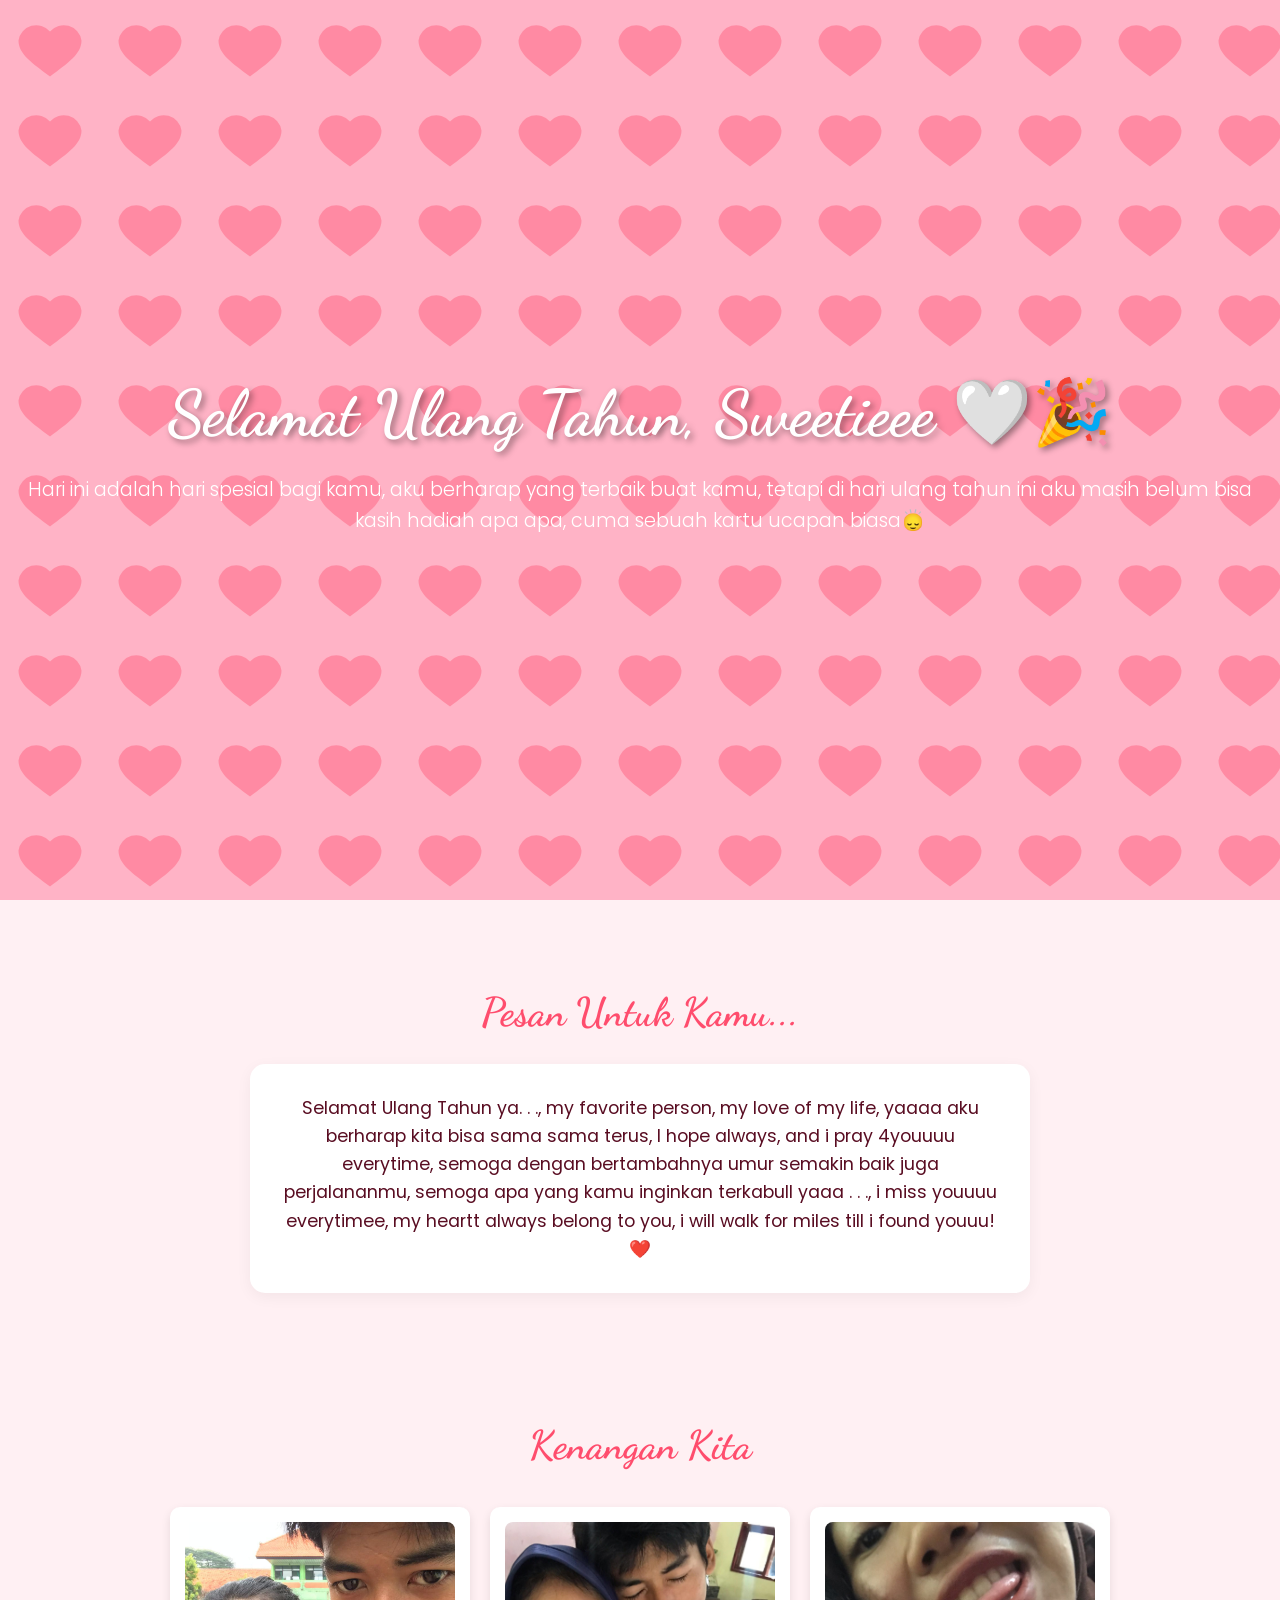
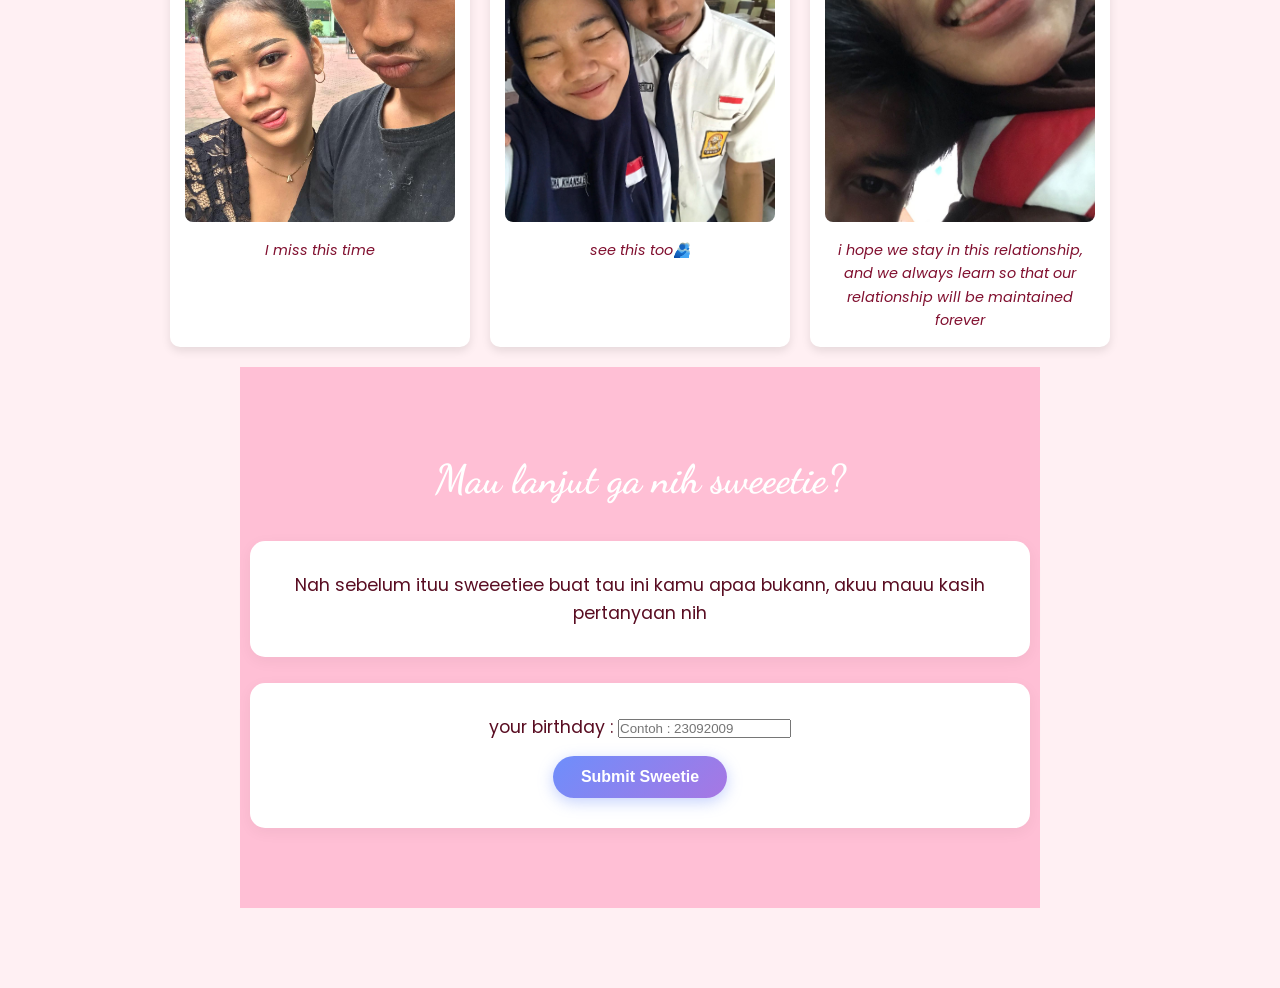
<file: index.html>
<!DOCTYPE html>
<html lang="id">
<head>
    <meta charset="UTF-8">
    <meta name="viewport" content="width=device-width, initial-scale=1.0">
    <title>Happy Birthday Sweetiee ! ,tapii teman ya?</title>
    <link rel="stylesheet" href="style.css">
    <link href="https://fonts.googleapis.com/css2?family=Dancing+Script:wght@700&family=Poppins:wght@300;400;600&display=swap" rel="stylesheet">
</head>
<body>

    <header class="hero">
        <div class="hero-content">
            <h1>Selamat Ulang Tahun, Sweetieee 🤍🎉</h1>
            <p>Hari ini adalah hari spesial bagi kamu, aku berharap yang terbaik buat kamu, tetapi di hari ulang tahun ini aku masih belum bisa kasih hadiah apa apa, cuma sebuah kartu ucapan biasa🙂‍↕️</p>
        </div>
    </header>

    <section class="message-section">
        <h2>Pesan Untuk Kamu...</h2>
        <p>
           Selamat Ulang Tahun ya. . ., my favorite person, my love of my life, yaaaa aku berharap kita bisa sama sama terus, I hope always, and i pray 4youuuu everytime, semoga dengan bertambahnya umur semakin baik juga perjalananmu, semoga apa yang kamu inginkan terkabull yaaa . . ., i miss youuuu everytimee, my heartt always belong to you, i will walk for miles till i found youuu! ❤️
        </p>
    </section>

    <section class="gallery-section">
        <h2>Kenangan Kita</h2>
        <div class="gallery-grid">
            <div class="photo-card">
                <img src="foto1.jpg" alt="Foto Kenangan 1">
                <p>I miss this time</p>
            </div>
            <div class="photo-card">
                <img src="foto2.jpg" alt="Foto Kenangan 2">
                <p>see this too🫂</p>
             </div>  
             <div class="photo-card">
                <img src="foto3.jpg" alt="foto kenangan 3">
                <p>i hope we stay in this relationship, and we always learn so that our relationship will be maintained forever</p>
                 
             </div>
     <section         
      style="background-color : #ffbfd5" class="message-section">
         <h2 style="color : white">Mau lanjut ga nih sweeetie?</h2>
         <p>Nah sebelum ituu sweeetiee buat tau ini kamu apaa bukann, akuu mauu kasih pertanyaan nih</p>
         <br>
         <p>your birthday :
         <input type="password" id="tanggal" placeholder="Contoh : 23092009">
         <br>
         <button onclick="Check()" class="btn-modern">Submit Sweetie</button>
         </p>
         
         
     </section>
     
<script>
    function Check(){
    let password = document.getElementById("tanggal").value;
    if (password == 31032010)
             {
              window.location.href = "index2.html";
              }
              else
              {
              alert("Ya Tanggal Lahir Sendiri Lupa, Sini Cium Dulu Biar Ingat");
              }
          }
</script>
</file>
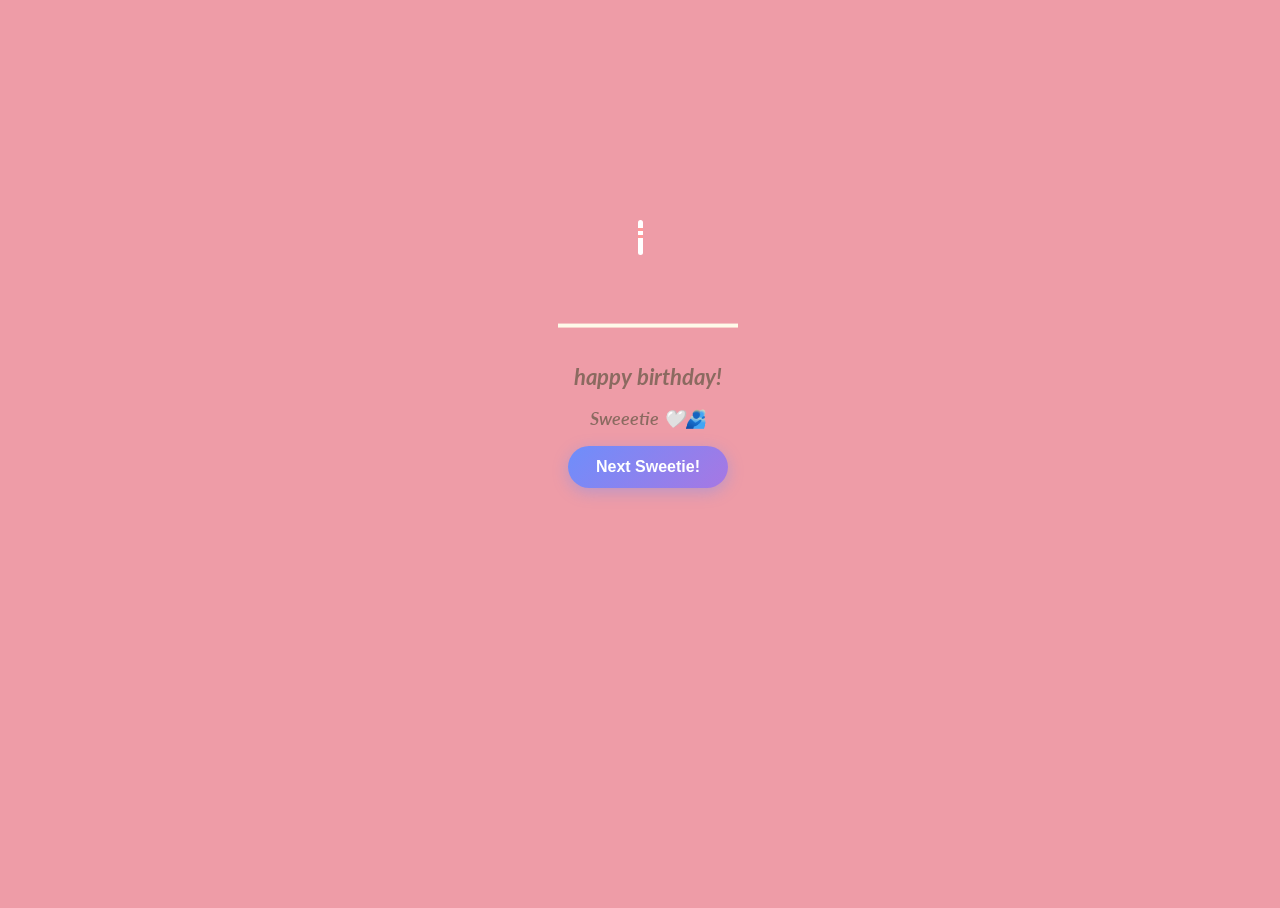
<file: Cake.html>
<!DOCTYPE html>
<html lang="en">
  <head>
    <meta charset="UTF-8">
    <meta name="viewport" content="width=device-width, initial-scale=1.0">
    <title>Document</title>
    <style>
      @import url(https://fonts.googleapis.com/css?family=Lato:300italic);

      html,
      body {
        width: 100%;
        height: 100%;
        scrollbar-width: none;
        overflow: hidden;
      }

      body {
        background: #ee9ca7;
      }

      .name{
        font-size: 1.1rem;
        font-weight: 600;
      }

      #cake {
        display: block;
        position: relative;
        margin: -10em auto 0 auto;
      }

      /* ============================================== Candle
      */

      .cake {
        background: #ffffff;
        border-radius: 10px;
        position: absolute;
        top: 228px;
        left: 50%;
        margin-left: -2.4px;
        margin-top: -8.33333333px;
        width: 5px;
        height: 35px;
        transform: translateY(-300px);
        backface-visibility: hidden;
        animation: in 500ms 6s ease-out forwards;
      }
      .cake:after,
      .cake:before {
        background: rgba(255, 0, 0, 0.4);
        content: "";
        position: absolute;
        width: 100%;
        height: 2.22222222px;
      }
      .cake:after {
        top: 25%;
        left: 0;
      }
      .cake:before {
        top: 45%;
        left: 0;
      }

      /* ============================================== Fire
      */

      .fuego {
        border-radius: 100%;
        position: absolute;
        top: -20px;
        left: 50%;
        margin-left: -2.6px;
        width: 6.66666667px;
        height: 18px;
      }
      .fuego:nth-child(1) {
        animation: fuego 2s 6.5s infinite;
      }
      .fuego:nth-child(2) {
        animation: fuego 1.5s 6.5s infinite;
      }
      .fuego:nth-child(3) {
        animation: fuego 1s 6.5s infinite;
      }
      .fuego:nth-child(4) {
        animation: fuego 0.5s 6.5s infinite;
      }
      .fuego:nth-child(5) {
        animation: fuego 0.2s 6.5s infinite;
      }

      /* ============================================== Animation Fire
      */

      @keyframes fuego {
        0%, 100% {
          background: rgba(254, 248, 97, 0.5);
          box-shadow: 0 0 40px 10px rgba(248, 233, 209, 0.2);
          transform: translateY(0) scale(1);
        }
        50% {
          background: rgba(255, 50, 0, 0.1);
          box-shadow: 0 0 40px 20px rgba(248, 233, 209, 0.2);
          transform: translateY(-20px) scale(0);
        }
      }

      @keyframes in {
        to {
          transform: translateY(0);
        }
      }

      .text {
        color: #8b6a60;
        font-family: 'Lato', sans-serif;
        font-weight: 300;
        font-style:italic;
        text-align: center;
        h1 {
          font-size: 1.4em;
        }
      }
    </style>
  </head>
  <body>
      <div class="cake">
        <div class="fuego"></div>
        <div class="fuego"></div>
        <div class="fuego"></div>
        <div class="fuego"></div>
        <div class="fuego"></div>
      </div>
      <svg id="cake" version="1.1" x="0px" y="0px" width="200px" height="500px" viewBox="0 0 200 500" enable-background="new 0 0 200 500" xml:space="preserve">
        <path fill="#a88679" d="M173.667-13.94c-49.298,0-102.782,0-147.334,0c-3.999,0-4-16.002,0-16.002
        c44.697,0,96.586,0,147.334,0C177.667-29.942,177.668-13.94,173.667-13.94z">
            <animate id="bizcocho_3" attributeName="d" calcMode="spline" keySplines="0 0 1 1; 0 0 1 1" begin="relleno_2.end" dur="0.3s" fill="freeze" values="
                              M173.667-13.94c-49.298,0-102.782,0-147.334,0c-3.999,0-4-16.002,0-16.002
        c44.697,0,96.586,0,147.334,0C177.667-29.942,177.668-13.94,173.667-13.94z
                              ;
                              M173.667,411.567c-47.995,12.408-102.955,12.561-147.334,0
        c-3.848-1.089-0.189-16.089,3.661-15.002c44.836,12.66,90.519,12.753,139.427,0.07
        C173.293,395.631,177.541,410.566,173.667,411.567z
                              ;
                              M173.667,427.569c-49.795,0-101.101,0-147.334,0c-3.999,0-4-16.002,0-16.002
        c46.385,0,97.539,0,147.334,0C177.668,411.567,177.667,427.569,173.667,427.569z
                              " />
        </path>
        <path fill="#8b6a60" d="M100-178.521c1.858,0,3.364,1.506,3.364,3.363c0,0,0,33.17,0,44.227
        c0,19.144,0,57.431,0,76.574c0,10.152,0,40.607,0,40.607c0,1.858-1.506,3.364-3.364,3.364l0,0c-1.858,0-3.364-1.506-3.364-3.364c0,0,0-30.455,0-40.607c0-19.144,0-57.432,0-76.575c0-11.057,0-44.226,0-44.226C96.636-177.015,98.142-178.521,100-178.521
        L100-178.521z">
            <animate id="relleno_2" attributeName="d" calcMode="spline" keySplines="0 0 1 1; 0 0 1 1; 0 0 0.58 1" begin="bizcocho_2.end" dur="0.5s" fill="freeze" values="
                              M100-178.521c1.858,0,3.364,1.506,3.364,3.363c0,0,0,33.17,0,44.227
        c0,19.144,0,57.431,0,76.574c0,10.152,0,40.607,0,40.607c0,1.858-1.506,3.364-3.364,3.364l0,0c-1.858,0-3.364-1.506-3.364-3.364c0,0,0-30.455,0-40.607c0-19.144,0-57.432,0-76.575c0-11.057,0-44.226,0-44.226C96.636-177.015,98.142-178.521,100-178.521
        L100-178.521z
                              ;
                              M100,267.257c1.858,0,3.364,1.506,3.364,3.363c0,0,0,33.17,0,44.227
        c0,19.143,0,57.43,0,76.574c0,10.151,0,40.606,0,40.606c0,1.858-1.506,3.364-3.364,3.364l0,0c-1.858,0-3.364-1.506-3.364-3.364
        c0,0,0-30.455,0-40.606c0-19.145,0-57.432,0-76.576c0-11.057,0-44.225,0-44.225C96.636,268.763,98.142,267.257,100,267.257
        L100,267.257z
                              ;
                              M93.928,405.433c-0.655,6.444-0.102,9.067,2.957,11.798c0,0,8.083,5.571,16.828,3.503
        c18.629-4.406,43.813,6.194,50.792,7.791c14.75,3.375,9.162,6.867,9.162,6.867c-2.412,2.258-58.328,0-73.667,0l0,0
        c-1.858,0-69.995,2.133-73.667,0c0,0-3.337-2.439,6.172-5.992c11.375-4.25,52.875,8.822,47.139-9.442
        c-6.333-20.167,5.226-21.514,5.226-21.514c3.435-0.915,12.78-6.663,10.923-0.546L93.928,405.433z
                              ;
                              M102.242,427.569c5.348,0,14.079,0,17.462,0c0,0,17.026,0,27.504,0
        c19.143,0,20.39-3.797,26.459,0c3,1.877,0,7.823,0,7.823c-2.412,2.258-58.328,0-73.667,0l0,0c-1.858,0-67.187,0-73.667,0
        c0,0-4.125-4.983,0-7.823c5.201-3.58,16.085,0,23.725,0c8.841,0,20.762,0,20.762,0c3.686,0,8.597,0,19.511,0H102.242z
                              " />
        </path>
        <path fill="#a88679" d="M173.667-15.929c-46.512,0-105.486,0-147.334,0c-3.999,0-4-16.002,0-16.002
        c43.566,0,97.96,0,147.334,0C177.667-31.931,177.666-15.929,173.667-15.929z">
            <animate id="bizcocho_2" attributeName="d" calcMode="spline" keySplines="0 0 1 1; 0 0 1 1; 0.25 0 0.58 1" begin="relleno_1.end" dur="0.5s" fill="freeze" values="
                              M173.667-15.929c-46.512,0-105.486,0-147.334,0c-3.999,0-4-16.002,0-16.002
        c43.566,0,97.96,0,147.334,0C177.667-31.931,177.666-15.929,173.667-15.929z
                              ;
                              M173.434,445.393c-47.269,8.001-105.245,8.001-147.334,0c-3.929-0.747-0.692-16.543,3.243-15.824
        c43.828,8.001,92.165,8.001,140.739,0C174.029,428.918,177.377,444.726,173.434,445.393z
                              ;
                              M173.667,449.514c-47.576-5.454-102.799-5.744-147.333,0c-3.966,0.512-3.938-15.297,0-16.002
        c43.683-7.823,97.646-8.026,147.333,0C177.616,434.15,177.642,449.969,173.667,449.514z
                              ;
                              M173.667,451.394c-49.298,0-102.782,0-147.334,0c-3.999,0-4-16.002,0-16.002
        c44.697,0,96.586,0,147.334,0C177.667,435.392,177.668,451.394,173.667,451.394z
                              " />
        </path>
        <path fill="#8b6a60" d="M101.368-73.685c0,12.164,0,15.18,0,28.519c0,22.702,0-13.661,0,8.304c0,14.48,0,18.233,0,30.512
        c0,1.753-2.958,1.847-2.958,0c0-12.68,0-16.277,0-30.401c0-21.983,0,11.66,0-8.305c0-13.027,0-15.992,0-28.628
        C98.411-75.883,101.368-75.592,101.368-73.685z">
            <animate id="relleno_1" attributeName="d" calcMode="spline" keySplines="0 0 1 1; 0 0 1 1; 0 0 0.6 1" begin="bizcocho_1.end" dur="0.5s" fill="freeze" values="
                              M101.368-73.685c0,12.164,0,15.18,0,28.519c0,22.702,0-13.661,0,8.304c0,14.48,0,18.233,0,30.512
        c0,1.753-2.958,1.847-2.958,0c0-12.68,0-16.277,0-30.401c0-21.983,0,11.66,0-8.305c0-13.027,0-15.992,0-28.628
        C98.411-75.883,101.368-75.592,101.368-73.685z
                              ;
                              M101.368,350.885c0,12.164,0,65.18,0,78.518c0,22.703,0-33.66,0-11.695c0,14.48,0,28.232,0,40.512
        c0,1.753-2.958,1.847-2.958,0c0-12.68,0-26.277,0-40.402c0-21.982,0,31.66,0,11.695c0-13.027,0-65.992,0-78.627
        C98.411,348.686,101.368,348.977,101.368,350.885z
                              ;
                              M128.38,447.567c37.626,6.312,39.303,13.658,26.833,12.833c-22.653-1.499-13.636-0.831-23.302-0.831
        c-14.48,0-17.884,0-30.163,0c-2.087,0-2.068,0-3.915,0c-13.333,0-8.963,0-23.088,0c-11.668,0-14.062,5.995-27.532,1.164
        c-12.629-4.529,38.667-3.167,46.833-17.333C100.077,432.94,105.546,443.736,128.38,447.567z
                              ;
                              M173.667,451.394c2.875,0,2.997,9.257,0,9.131c-22.662-0.956-32.09-0.956-41.756-0.956
        c-14.48,0-17.884,0-30.163,0c-2.087,0-2.068,0-3.915,0c-13.333,0-8.963,0-23.088,0c-11.668,0-34.99-0.294-48.412,1.831
        c-4.109,0.65-3.01-10.006,0-10.006C37.129,451.394,149.379,451.394,173.667,451.394z
                              " />
        </path>
        <path fill="#a88679" d="M173.667,21.571c-33.174,0-111.467,0-147.334,0c-4,0-4-16.002,0-16.002c39.836,0,105.982,0,147.334,0
        C177.668,5.569,177.667,21.571,173.667,21.571z">
            <animate id="bizcocho_1" attributeName="d" calcMode="spline" keySplines="0 0 1 1; 0 0 1 1; 0 0 1 1; 0.25 0 1 1; 0 0 1 1; 0.25 0 0.6 1" begin="2s" dur="0.8s" fill="freeze" values="
                              M173.667,21.571c-33.174,0-111.467,0-147.334,0c-4,0-4-16.002,0-16.002c39.836,0,105.982,0,147.334,0
        C177.668,5.569,177.667,21.571,173.667,21.571z
                              ;
                              M173.667,459.569c-33.197,16.002-110.782,16.002-147.334,0c-3.664-1.604,1.614-15.617,5.337-14.153
        c40.702,16.002,94.289,16.104,136.505,0.103C171.917,444.1,177.271,457.832,173.667,459.569z
                              ;
                              M171.817,475.571c-39.361-3.001-105.438-2.571-143.556,0c-3.991,0.27-7.377-14.736-3.387-15.014
        c41.553-2.888,104.421-3.121,150.51-0.233C179.378,460.574,175.806,475.875,171.817,475.571z
                              ;
                              M171.817,459.564c-38.8-12.188-104.504-13.762-143.556,0c-3.772,1.329-7.961-12.604-4.178-13.905
        c40.864-14.064,105.114-15.52,151.918-0.973C179.822,445.874,175.634,460.762,171.817,459.564z
                              ;
                              M173.667,475.571c-46.376-5.005-105.924-4.003-147.334,0c-3.981,0.385-3.479-15.421,0.479-16.002
        c43.087-6.327,97.705-7.083,146.855,0.438C177.621,460.613,177.644,476,173.667,475.571z
                              ;
                              M173.667,474.117c-46.376,1.866-105.638,2.01-147.334,0c-3.995-0.192-3.52-16.144,0.479-16.002
        c43.794,1.55,96.341,1.541,145.723,0C176.532,457.99,177.663,473.956,173.667,474.117z
                              ;
                              M173.667,475.571c-46.512,0-105.486,0-147.334,0c-3.999,0-4-16.002,0-16.002c43.566,0,97.96,0,147.334,0
        C177.667,459.569,177.666,475.571,173.667,475.571z
                              " />
        </path>
        <path fill="#fefae9" d="M104.812,113.216c0,3.119-2.164,5.67-4.812,5.67c-2.646,0-4.812-2.551-4.812-5.67c0-5.594,0-16.782,0-22.375
      c0-5.143,0-15.427,0-20.568c0-7.333,0-21.998,0-29.33c0-5.523,0-16.569,0-22.092c0-3.295,0-9.885,0-13.181
      C95.188,2.551,97.353,0,100,0c2.648,0,4.812,2.551,4.812,5.669c0,3.248,0,9.743,0,12.991c0,5.428,0,16.284,0,21.711
      c0,7.618,0,22.854,0,30.472c0,4.952,0,14.854,0,19.807C104.812,96.292,104.812,107.576,104.812,113.216z">
            <animate id="crema" attributeName="d" calcMode="spline" keySplines="0 0 1 1; 0 0 1 1; 0 0 1 1; 0.25 0 1 1; 0 0 1 1; 0 0 0.58 1" begin="bizcocho_3.end" dur="2s" fill="freeze" values="
                              M104.812,113.216c0,3.119-2.164,5.67-4.812,5.67c-2.646,0-4.812-2.551-4.812-5.67c0-5.594,0-16.782,0-22.375
      c0-5.143,0-15.427,0-20.568c0-7.333,0-21.998,0-29.33c0-5.523,0-16.569,0-22.092c0-3.295,0-9.885,0-13.181
      C95.188,2.551,97.353,0,100,0c2.648,0,4.812,2.551,4.812,5.669c0,3.248,0,9.743,0,12.991c0,5.428,0,16.284,0,21.711
      c0,7.618,0,22.854,0,30.472c0,4.952,0,14.854,0,19.807C104.812,96.292,104.812,107.576,104.812,113.216z
                              ;
                              M104.812,405.897c0,3.119-2.164,5.67-4.812,5.67c-2.646,0-4.812-2.551-4.812-5.67c0-5.594,0-16.782,0-22.376
      c0-5.143,0-15.426,0-20.568c0-7.332,0-21.997,0-29.33c0-5.522,0-16.568,0-22.092c0-3.295,0-9.885,0-13.181
      c0-3.118,2.165-5.669,4.812-5.669c2.648,0,4.812,2.551,4.812,5.669c0,3.247,0,9.743,0,12.991c0,5.428,0,16.283,0,21.711
      c0,7.618,0,22.854,0,30.473c0,4.951,0,14.854,0,19.807C104.812,388.972,104.812,400.256,104.812,405.897z
                              ;
                              M111.873,411.567c-3.119,0-9.226,0-11.874,0c-2.646,0-7.748,0-10.867,0c-7.086,0-12.698,0-18.292,0
      c-6.592,0-12.871,7.371-19.166,3.008c-10.043-6.961-7.776-10.169,2.991-17.745c12.61-8.873,27.713,1.994,25.919-7.531
      c-2.589-13.742,11.008-14.513,11.365-17.789c0.441-4.051,4.235-11.107,8.051-8.175c3.113,2.393,1.007,8.008,0,13.159
      c-1.871,9.569,8.058,2.113,9.494,14.155c2.592,21.732,21.184-0.675,29.309,7.976c5.216,5.553,18.413,5.552,15.426,12.942
      c-3.131,7.745-15.825-4.369-23.8,2.903C126.261,418.271,118.301,411.567,111.873,411.567z
                              ;
                              M111.873,411.567c-3.119,0-9.226,0-11.874,0c-2.646,0-9.734,4.069-12.853,4.069
      c-7.086,0-10.712-4.069-16.306-4.069c-6.592,0-12.12,6.013-19.166,3.008c-7.053-3.008-7.458,2.026-18.659,1.165
      c-6.832-0.525-7.522-3.034-7.533-6.265c-0.037-10.336,22.073-2.452,36.613-2.628c10.234-0.124,19.856-1.439,37.905-2.102
      c16.642-0.61,32.699,1.552,46.009,1.927c12.438,0.351,29.663-8.99,31.532,3.315c0.773,5.093-5.605,3.342-11.211,9.579
      c-5.093,5.667-7.59-4.605-12.965-3.832c-8.269,1.189-14.962-8.537-22.937-1.265C126.261,418.271,118.301,411.567,111.873,411.567z
                              ;
                              M110.946,413.652c-2.904-1.137-8.405-2.748-12.446-0.97c-6.099,2.685-7.273,10.358-13.253,8.242
      c-7.843-2.775-8.953-5.008-14.546-5.01c-24.653-0.011-4.849,26.507-18.264,26.507c-12.377,0,5.791-33.537-19.422-26.682
      c-7.703,2.095-9.806-0.942-9.817-4.173c-0.037-10.336,24.357-4.544,38.897-4.72c10.234-0.124,19.856-1.439,37.905-2.102
      c16.642-0.61,32.699,1.552,46.009,1.927c12.438,0.351,28.973-8.865,31.532,3.315c1.449,6.896,0.318,15.624-3.874,15.624
      c-7.619,0-1.788-15.192-19.243-7.111c-7.581,3.51-15.963-9.738-26.669,1.066C120.644,426.744,118.381,416.561,110.946,413.652z
                              ;
                              M111.547,413.9c-2.969-0.956-8.775-0.949-13.167-0.5c-14.667,1.5-8.325,16.508-14.667,16.666
      c-6.667,0.166-0.167-13.5-13.013-14.151c-30.471-1.545-5.572,46.651-18.987,46.651c-12.377,0,10.333-50.166-18.667-44.5
      c-7.835,1.531-9.537-1.417-9.548-4.647c-0.037-10.336,23.675-5.177,38.215-5.353c10.234-0.124,20.618-1.671,38.667-2.333
      c16.642-0.61,32.023,1.458,45.333,1.833c12.438,0.351,33.819-8.431,33.199,4.001c-0.532,10.666,0.414,26.166-5.245,25.833
      c-7.606-0.447-2.954-31.5-19.243-18.899c-7.985,6.177-17.658-5.969-27.377,5.732C118.88,434.066,121.38,417.067,111.547,413.9z
                              ;
                              M111.547,415.233c-6.667-0.834-9.667,4.667-13.833,3.333c-19.649-6.291-8.158,22.176-14.5,22.334
      c-6.667,0.166,2.833-18-13.333-22.167c-29.544-7.615-9.667,43.833-20.167,43.833c-10.333,0,8.004-55.006-16.833-39
      c-7.5,4.833-9.508-3.78-9.299-7.004c0.799-12.329,23.592-7.153,38.132-7.329c10.234-0.124,20.238-1.505,38.287-2.167
      c16.642-0.61,32.903,1.125,46.213,1.5c12.438,0.351,35.058-5.579,31.863,6.451c-5.532,20.833,1.25,28.216-4.409,27.883
      c-7.606-0.447-6.058-37.895-20.62-23.333c-10.167,10.166-15.972-0.747-25,12C119.547,443.568,121.798,416.515,111.547,415.233z
                              " />
        </path>
        <rect x="10" y="475.571" fill="#fefae9" width="180" height="4" />
      </svg>
      <div class="text">
      <h1>happy birthday!</h1>
      <p class="name">Sweeetie 🤍🫂</p>
      <button type="button" onclick="location.href='index.html'" class="btn-modern">
  Next Sweetie!
</button>

      </div>
  </body>
</html>
<style>
    /* Styling Dasar Tombol */
.btn-modern {
    display: inline-block;
    padding: 12px 28px;
    font-size: 16px;
    font-weight: 600;
    color: #ffffff;
    text-align: center;
    text-decoration: none; /* Penting jika pakai tag <a> */
    
    /* Warna Gradient Biru Modern */
    background: linear-gradient(135deg, #6e8efb, #a777e3);
    
    border-radius: 50px; /* Membuat ujung bulat sempurna */
    border: none;
    cursor: pointer;
    
    /* Efek Bayangan Lembut */
    box-shadow: 0 4px 15px rgba(110, 142, 251, 0.4);
    
    /* Animasi saat transisi */
    transition: all 0.3s ease;
}

/* Efek saat Kursor di Atas Tombol (Hover) */
.btn-modern:hover {
    transform: translateY(-3px); /* Tombol sedikit naik ke atas */
    box-shadow: 0 8px 20px rgba(110, 142, 251, 0.6);
    background: linear-gradient(135deg, #a777e3, #6e8efb); /* Tukar warna gradient */
}

/* Efek saat Tombol Diklik (Active) */
.btn-modern:active {
    transform: translateY(1px); /* Sedikit menekan ke bawah saat diklik */
}

</style>
</file>
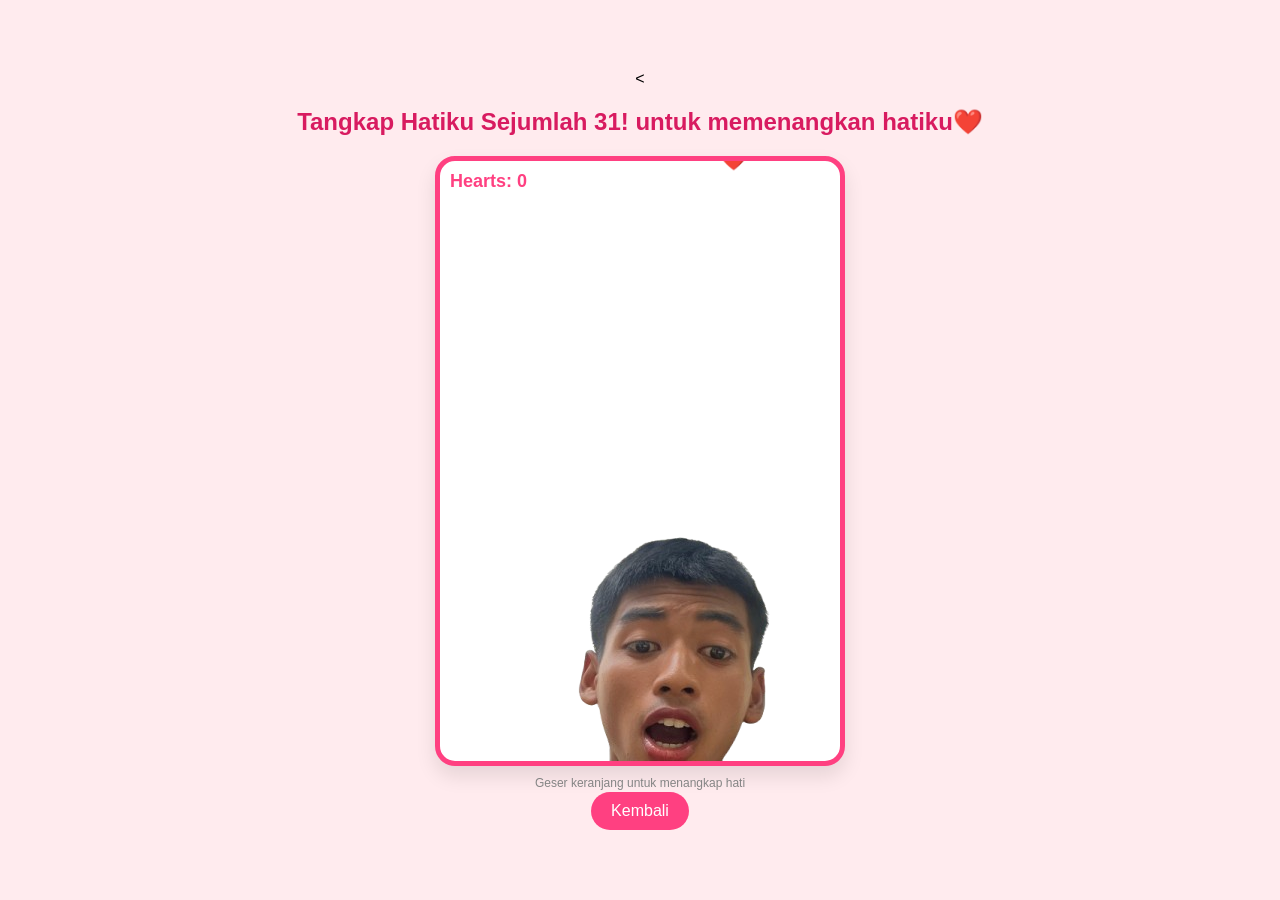
<file: game.html>
<<!DOCTYPE html>
<html lang="id">
<head>
    <meta charset="UTF-8">
    <meta name="viewport" content="width=device-width, initial-scale=1.0">
    <title>Catch My Love Game</title>
    <style>
        body {
            margin: 0;
            overflow: hidden;
            font-family: 'Segoe UI', Tahoma, Geneva, Verdana, sans-serif;
            background: #ffebee;
            display: flex;
            flex-direction: column;
            align-items: center;
            justify-content: center;
            height: 100vh;
        }

        #game-container {
            position: relative;
            width: 100%;
            max-width: 400px;
            height: 600px;
            background: white;
            border: 5px solid #ff4081;
            border-radius: 20px;
            overflow: hidden;
            box-shadow: 0 10px 20px rgba(0,0,0,0.1);
        }

        #basket {
            position: absolute;
            bottom: 10px;
            left: 50%;
            width: 60px;
            height: 10px;
            background: #ff4081;
            border-radius: 0 0 20px 20px;
            transform: translateX(-50%);
            display: flex;
            justify-content: center;
            align-items: center;
            font-size: 24px;
            cursor: pointer;
            touch-action: none;
        }

        .heart {
            position: absolute;
            font-size: 25px;
            user-select: none;
        }

        #score {
            position: absolute;
            top: 10px;
            left: 10px;
            font-size: 18px;
            color: #ff4081;
            font-weight: bold;
        }

        #message-overlay {
            display: none;
            position: absolute;
            top: 0;
            left: 0;
            width: 100%;
            height: 100%;
            background: rgba(255, 255, 255, 0.9);
            flex-direction: column;
            align-items: center;
            justify-content: center;
            text-align: center;
            padding: 20px;
            box-sizing: border-box;
            z-index: 10;
        }

        button {
            padding: 10px 20px;
            background: #ff4081;
            color: white;
            border: none;
            border-radius: 20px;
            cursor: pointer;
            font-size: 16px;
            margin-top: 20px;
        }
        .back{
            margin-top: -10px;
        }
    </style>
</head>
<body>
    <audio id="win-sound" src="musik.mp3" preload="auto"></audio>
    

    <h2 style="color: #d81b60;">Tangkap Hatiku Sejumlah 31! untuk memenangkan hatiku❤️</h2>
    
    <div id="game-container">
        <div id="score">Hearts: 0</div>
        <div id="basket">
            <img src="basket.jpg" alt="O">
            
        </div>
        <div>
          
        </div>
        
        <div id="message-overlay">
            <h2 id="final-title">Hebat! ❤️</h2>
            <p id="final-message">Kamu berhasil menangkap banyak cintaku hari ini!</p>
            <button onclick="resetGame()">Main Lagi</button>
            <button onclick="kembali()">Kembali</button>
        </div>
    </div>

    <p style="font-size: 12px; color: #888; margin-top: 10px;">Geser keranjang untuk menangkap hati</p>
<button type="button" onclick="location.href='index2.html'" class="back">Kembali</button>
    <script>
        const container = document.getElementById('game-container');
        const basket = document.getElementById('basket');
        const scoreElement = document.getElementById('score');
        const overlay = document.getElementById('message-overlay');
        
        let score = 0;
        let gameActive = true;
        let basketX = 50;

        // Kontrol Mouse/Touch
        container.addEventListener('mousemove', (e) => {
            if(!gameActive) return;
            let rect = container.getBoundingClientRect();
            let x = e.clientX - rect.left;
            moveBasket(x);
        });

        container.addEventListener('touchmove', (e) => {
            if(!gameActive) return;
            let rect = container.getBoundingClientRect();
            let x = e.touches[0].clientX - rect.left;
            moveBasket(x);
        });

        function moveBasket(x) {
            let containerWidth = container.offsetWidth;
            if (x > 30 && x < containerWidth - 30) {
                basket.style.left = x + 'px';
                basketX = (x / containerWidth) * 100;
            }
        }

        function createHeart() {
            if (!gameActive) return;

            const heart = document.createElement('div');
            heart.className = 'heart';
            heart.innerHTML = '❤️';
            heart.style.left = Math.random() * (container.offsetWidth - 30) + 'px';
            heart.style.top = '-50px';
            container.appendChild(heart);

            let top = -50;
            const fallInterval = setInterval(() => {
                if (!gameActive) {
                    clearInterval(fallInterval);
                    heart.remove();
                    return;
                }

                top += 4; // Kecepatan jatuh
                heart.style.top = top + 'px';

                // Cek Tabrakan
                if (top > 530 && top < 570) {
                    let heartLeft = parseInt(heart.style.left);
                    let basketLeft = basket.offsetLeft - 30;
                    if (heartLeft > basketLeft && heartLeft < basketLeft + 60) {
                        score++;
                        scoreElement.innerText = `Hearts: ${score}`;
                        heart.remove();
                        clearInterval(fallInterval);
                        
                        if(score === 31) {
                            endGame();
                        }
                    }
                }

                // Jika jatuh ke bawah
                if (top > 600) {
                    heart.remove();
                    
                    if (heart == basket) 
                    heart.remove();
                                                         
                    
                    clearInterval(fallInterval);
                }
            }, 20);
        }

        function endGame() {
            gameActive = false;
            overlay.style.display = 'flex';
            document.getElementById('final-title').innerText = "Target Tercapai! ❤️";
            document.getElementById('final-message').innerText = `Kamu menangkap ${score} hatiku. Tapi sebenarnya, seluruh hatiku sudah jadi milikmu!`;
        }

        function resetGame() {
            score = 0;
            scoreElement.innerText = "Hearts: 0";
            gameActive = true;
            overlay.style.display = 'none';
        }

        // Jalankan game
        setInterval(createHeart, 800);
        const winSound = document.getElementById('win-sound'); // Tambahkan variabel ini di atas

function endGame() {
    gameActive = false;
    overlay.style.display = 'flex';
    document.getElementById('final-title').innerText = "Target Tercapai! ❤️";
    document.getElementById('final-message').innerText = `Kamu menangkap ${score} hatiku. Tapi sebenarnya, seluruh hatiku sudah jadi milikmu sweeetie :3 !`;
    
    // MAINKAN MUSIK DI SINI
    winSound.play().catch(error => {
        console.log("Autoplay diblokir oleh browser, butuh interaksi user.");
    });
}

function resetGame() {
    score = 0;
    scoreElement.innerText = "Hearts: 0";
    gameActive = true;
    overlay.style.display = 'none';
    
    // MATIKAN MUSIK SAAT RESET
    winSound.pause();
    winSound.currentTime = 0; // Mengulang musik dari awal untuk sesi berikutnya
}
function kembali(){
    window.location.href = "index2.html";
}

    </script>
</body>
</html>
</file>
<file: style.css>
/* Pengaturan Dasar */
* {
    margin: 0;
    padding: 0;
    box-sizing: border-box;
}

body {
    font-family: 'Poppins', sans-serif;
    background-color: #fff0f3; /* Warna pink sangat muda */
    color: #333;
    line-height: 1.6;
}

/* Header / Bagian Atas */
.hero {
    height: 100vh;
    display: flex;
    justify-content: center;
    align-items: center;
    text-align: center;
    /* Latar belakang dengan pola Pop It Hati */
    background-color: #ffb3c6; /* Warna dasar */
    background-image: url('data:image/svg+xml;utf8,<svg xmlns="http://www.w3.org/2000/svg" width="100" height="100" viewBox="0 0 100 100"><path d="M50 85c-20-15-35-25-35-40a20 20 0 0 1 35-10 20 20 0 0 1 35 10c0 15-15 25-35 40z" fill="%23ff4d6d" opacity="0.4"/></svg>');
    background-size: 100px 90px; /* Ukuran pola */
    background-repeat: repeat; /* Mengulang pola */
    color: white;
    padding: 0 20px;
}

.hero h1 {
    font-family: 'Dancing Script', cursive;
    font-size: 4rem;
    margin-bottom: 10px;
    /* Memberikan bayangan teks yang lebih kuat */
    text-shadow: 3px 3px 6px rgba(0,0,0,0.4);
}

.hero p {
    font-size: 1.2rem;
    font-weight: 300;
}

/* Bagian Pesan */
.message-section {
    padding: 80px 10px;
    text-align: center;
    max-width: 800px;
    margin: 0 auto;
}

.message-section h2 {
    font-family: 'Dancing Script', cursive;
    font-size: 2.5rem;
    color: #ff4d6d;
    margin-bottom: 20px;
}

.message-section p {
    font-size: 1.1rem;
    color: #590d22;
    background-color: white;
    padding: 30px;
    border-radius: 15px;
    box-shadow: 0 4px 15px rgba(0,0,0,0.05);
}

/* Bagian Galeri */
.gallery-section {
    padding: 40px 20px 80px;
    text-align: center;
    background-color: ffb3c6;
}

.gallery-section h2 {
    font-family: 'Dancing Script', cursive;
    font-size: 2.5rem;
    color: #ff4d6d;
    margin-bottom: 30px;
}

.gallery-grid {
    display: flex;
    flex-wrap: wrap;
    justify-content: center;
    gap: 20px;
    max-width: 1000px;
    margin: 0 auto;
}

.photo-card {
    background-color: white;
    padding: 15px;
    border-radius: 10px;
    box-shadow: 0 4px 10px rgba(0,0,0,0.1);
    width: 300px;
    transition: transform 0.3s ease;
}

.photo-card:hover {
    transform: translateY(-10px);
}

.photo-card img {
    width: 100%;
    height: 300px;
    object-fit: cover;
    border-radius: 8px;
    margin-bottom: 10px;
}

.photo-card p {
    color: #800f2f;
    font-style: italic;
    font-size: 0.9rem;
}

/* Footer */
footer {
    background-color: #ff4d6d;
    color: white;
    text-align: center;
    padding: 20px;
    font-weight: 300;
}

/* Responsif untuk HP */
@media (max-width: 768px) {
    .hero h1 {
        font-size: 3rem;
    }
    .photo-card {
        width: 100%;
    }
}
/* Styling Dasar Tombol */
.btn-modern {
    display: inline-block;
    margin-top: 15px;
    padding: 12px 28px;
    font-size: 16px;
    font-weight: 600;
    color: #ffffff;
    text-align: center;
    text-decoration: none; /* Penting jika pakai tag <a> */
    
    /* Warna Gradient Biru Modern */
    background: linear-gradient(135deg, #6e8efb, #a777e3);
    
    border-radius: 50px; /* Membuat ujung bulat sempurna */
    border: none;
    cursor: pointer;
    
    /* Efek Bayangan Lembut */
    box-shadow: 0 4px 15px rgba(110, 142, 251, 0.4);
    
    /* Animasi saat transisi */
    transition: all 0.3s ease;
}

/* Efek saat Kursor di Atas Tombol (Hover) */
.btn-modern:hover {
    transform: translateY(-3px); /* Tombol sedikit naik ke atas */
    box-shadow: 0 8px 20px rgba(110, 142, 251, 0.6);
    background: linear-gradient(135deg, #a777e3, #6e8efb); /* Tukar warna gradient */
}

/* Efek saat Tombol Diklik (Active) */
.btn-modern:active {
    transform: translateY(1px); /* Sedikit menekan ke bawah saat diklik */
}
</file>
